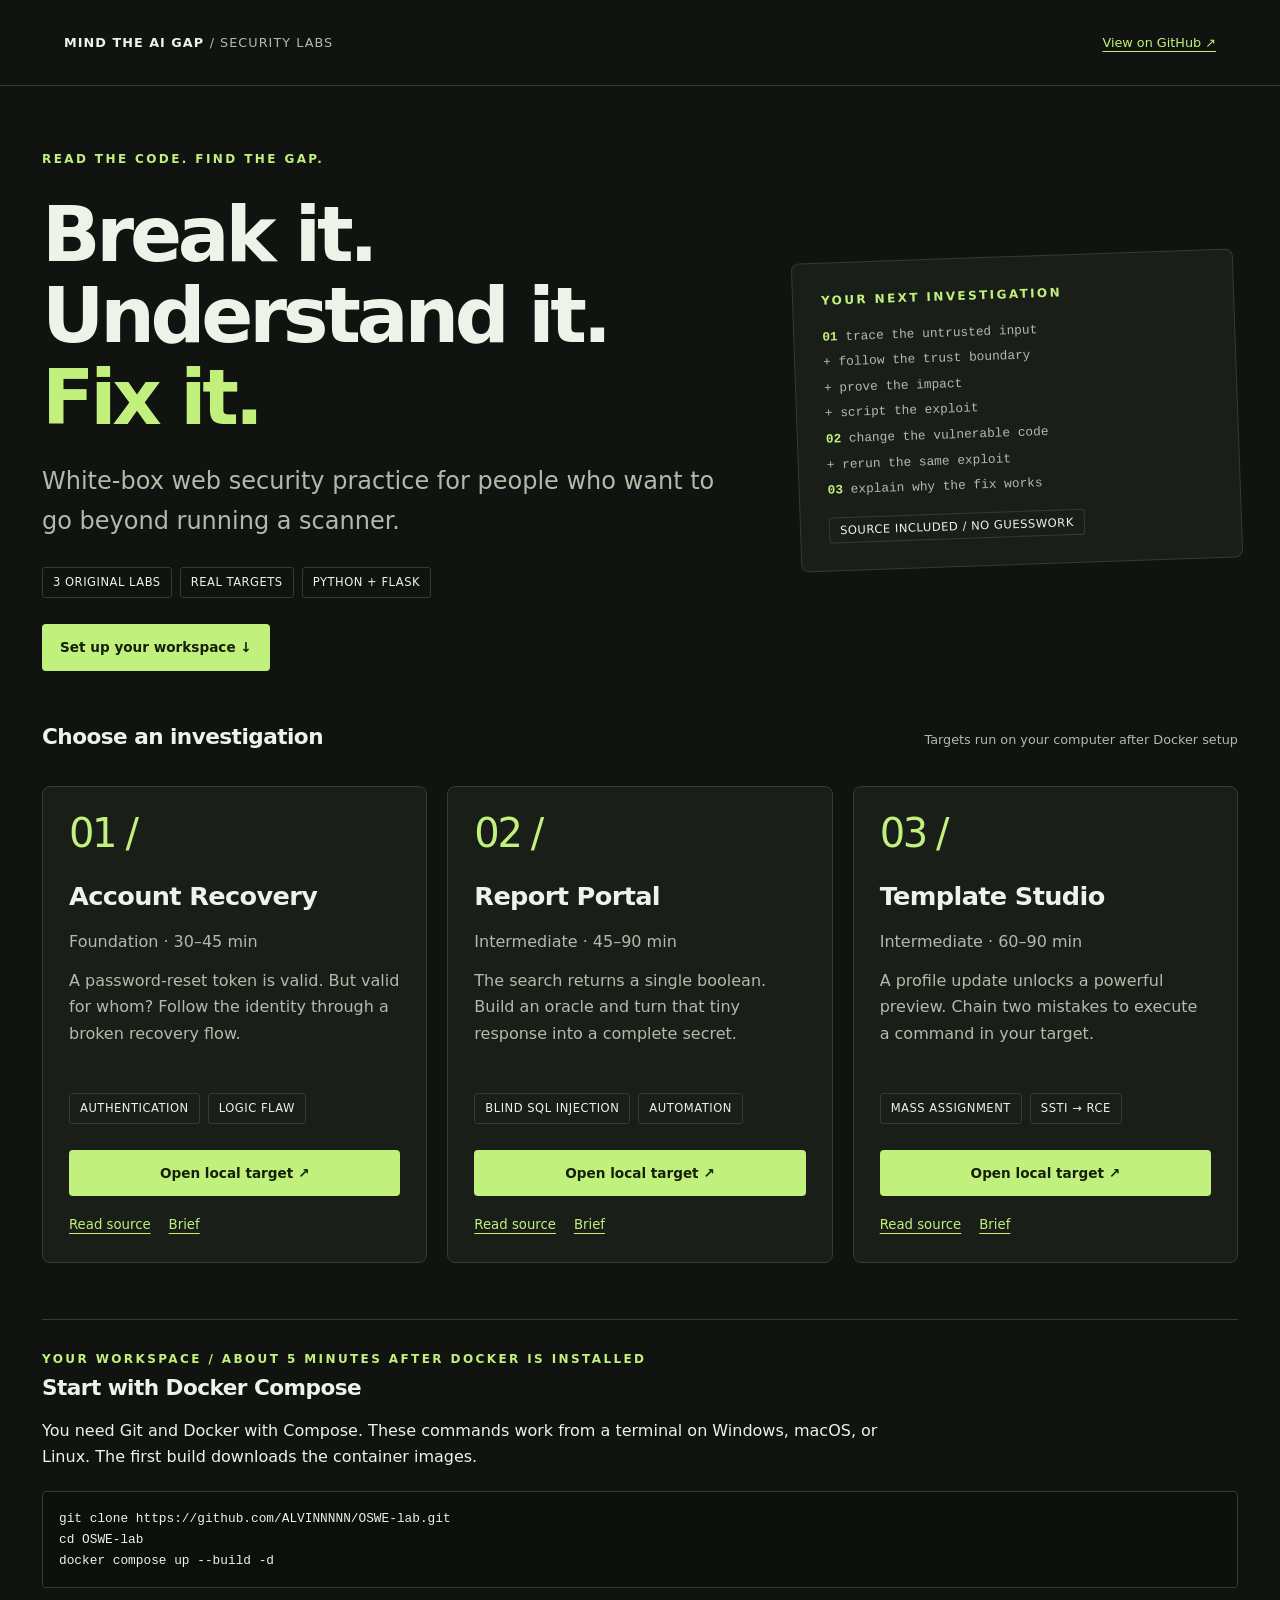
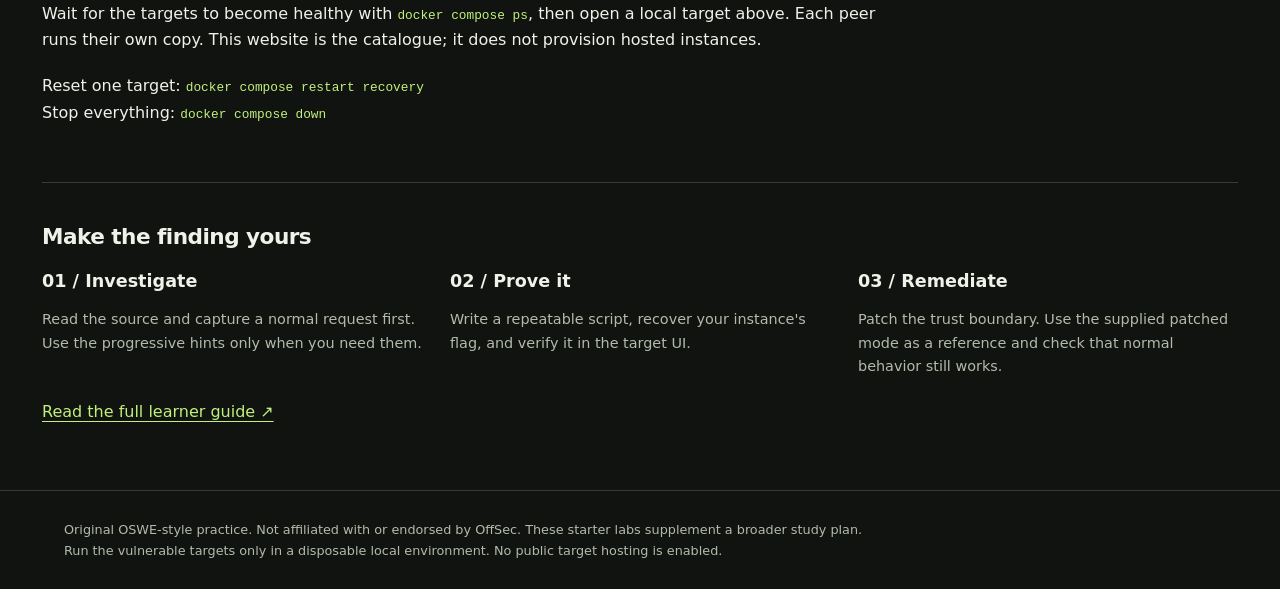
<file: site/index.html>
<!doctype html>
<html lang="en"><head><meta charset="utf-8"><meta name="viewport" content="width=device-width, initial-scale=1"><meta name="description" content="Original white-box web security labs. Read source, exploit real local targets, and verify your fixes."><title>Security Labs · Mind the AI Gap</title><link rel="stylesheet" href="style.css"></head>
<body><header><a class="brand" href="https://mindtheaigap.vercel.app/">MIND THE AI GAP <span>/ SECURITY LABS</span></a><a href="https://github.com/ALVINNNNN/OSWE-lab">View on GitHub ↗</a></header><main>
<div class="hero-grid"><div><div class="eyebrow">READ THE CODE. FIND THE GAP.</div><h1>Break it.<br>Understand it.<br><span class="accent">Fix it.</span></h1><p class="lead">White-box web security practice for people who want to go beyond running a scanner.</p><div class="tags"><span>3 ORIGINAL LABS</span><span>REAL TARGETS</span><span>PYTHON + FLASK</span></div><a class="button" href="#setup">Set up your workspace ↓</a></div><div class="terminal" aria-label="Learning sequence"><div class="eyebrow">YOUR NEXT INVESTIGATION</div><pre><strong>01</strong> trace the untrusted input
+ follow the trust boundary
+ prove the impact
+ script the exploit
<strong>02</strong> change the vulnerable code
+ rerun the same exploit
<strong>03</strong> explain why the fix works</pre><span class="pill">SOURCE INCLUDED / NO GUESSWORK</span></div></div>
<div class="section-head"><h2>Choose an investigation</h2><span class="status">Targets run on your computer after Docker setup</span></div>
<div class="cards">
<article class="panel card"><div class="number">01 /</div><h2>Account Recovery</h2><span class="muted">Foundation · 30–45 min</span><p>A password-reset token is valid. But valid for whom? Follow the identity through a broken recovery flow.</p><div class="tags"><span>AUTHENTICATION</span><span>LOGIC FLAW</span></div><a class="button" href="http://127.0.0.1:8101" target="_blank" rel="noopener">Open local target ↗</a><div class="links"><a href="https://github.com/ALVINNNNN/OSWE-lab/blob/main/labs/recovery.py">Read source</a><a href="https://github.com/ALVINNNNN/OSWE-lab/blob/main/docs/LABS.md#01-account-recovery">Brief</a></div></article>
<article class="panel card"><div class="number">02 /</div><h2>Report Portal</h2><span class="muted">Intermediate · 45–90 min</span><p>The search returns a single boolean. Build an oracle and turn that tiny response into a complete secret.</p><div class="tags"><span>BLIND SQL INJECTION</span><span>AUTOMATION</span></div><a class="button" href="http://127.0.0.1:8102" target="_blank" rel="noopener">Open local target ↗</a><div class="links"><a href="https://github.com/ALVINNNNN/OSWE-lab/blob/main/labs/reports.py">Read source</a><a href="https://github.com/ALVINNNNN/OSWE-lab/blob/main/docs/LABS.md#02-report-portal">Brief</a></div></article>
<article class="panel card"><div class="number">03 /</div><h2>Template Studio</h2><span class="muted">Intermediate · 60–90 min</span><p>A profile update unlocks a powerful preview. Chain two mistakes to execute a command in your target.</p><div class="tags"><span>MASS ASSIGNMENT</span><span>SSTI → RCE</span></div><a class="button" href="http://127.0.0.1:8103" target="_blank" rel="noopener">Open local target ↗</a><div class="links"><a href="https://github.com/ALVINNNNN/OSWE-lab/blob/main/labs/studio.py">Read source</a><a href="https://github.com/ALVINNNNN/OSWE-lab/blob/main/docs/LABS.md#03-template-studio">Brief</a></div></article>
</div>
<section id="setup" class="brief"><div class="eyebrow">YOUR WORKSPACE / ABOUT 5 MINUTES AFTER DOCKER IS INSTALLED</div><h2>Start with Docker Compose</h2><p>You need Git and Docker with Compose. These commands work from a terminal on Windows, macOS, or Linux. The first build downloads the container images.</p><pre>git clone https://github.com/ALVINNNNN/OSWE-lab.git
cd OSWE-lab
docker compose up --build -d</pre><p>Wait for the targets to become healthy with <code>docker compose ps</code>, then open a local target above. Each peer runs their own copy. This website is the catalogue; it does not provision hosted instances.</p><p>Reset one target: <code>docker compose restart recovery</code><br>Stop everything: <code>docker compose down</code></p></section>
<section><h2>Make the finding yours</h2><div class="steps"><div><h3>01 / Investigate</h3><p>Read the source and capture a normal request first. Use the progressive hints only when you need them.</p></div><div><h3>02 / Prove it</h3><p>Write a repeatable script, recover your instance's flag, and verify it in the target UI.</p></div><div><h3>03 / Remediate</h3><p>Patch the trust boundary. Use the supplied patched mode as a reference and check that normal behavior still works.</p></div></div><a href="https://github.com/ALVINNNNN/OSWE-lab/blob/main/docs/LABS.md">Read the full learner guide ↗</a></section>
</main><footer>Original OSWE-style practice. Not affiliated with or endorsed by OffSec. These starter labs supplement a broader study plan.<br>Run the vulnerable targets only in a disposable local environment. No public target hosting is enabled.</footer></body></html>
</file>
<file: site/style.css>
:root{color-scheme:dark;--bg:#101310;--panel:#191e18;--line:#343c30;--text:#eef2e8;--muted:#b2bbaa;--accent:#c1f17c;font-family:Inter,ui-sans-serif,system-ui,-apple-system,BlinkMacSystemFont,"Segoe UI",sans-serif}
*{box-sizing:border-box}body{margin:0;background:var(--bg);color:var(--text);line-height:1.65}a{color:var(--accent);text-underline-offset:4px}header{min-height:86px;padding:24px 5%;border-bottom:1px solid var(--line);display:flex;justify-content:space-between;gap:20px;align-items:center;font-size:.8rem}.brand{font-weight:800;letter-spacing:.08em;color:var(--text);text-decoration:none}.brand span{font-weight:400;color:var(--muted)}main{max-width:1260px;margin:0 auto;padding:64px 32px}.eyebrow{font-size:.75rem;letter-spacing:.2em;color:var(--accent);font-weight:700}h1{font-size:clamp(2.8rem,6vw,5.5rem);letter-spacing:-.055em;line-height:1.06;margin:24px 0}h2{font-size:1.35rem;letter-spacing:-.025em;margin:0 0 12px}h3{margin:0 0 8px;font-size:1.1rem}p{margin:12px 0 20px}.accent{color:var(--accent)}.lead{font-size:clamp(1.1rem,2vw,1.5rem);color:var(--muted);max-width:750px}.tags{display:flex;flex-wrap:wrap;gap:8px;margin:26px 0}.tags span,.pill{font-size:.72rem;padding:5px 10px;border:1px solid var(--line);border-radius:3px;letter-spacing:.045em}.brief{padding:30px 0 36px;border-top:1px solid var(--line);border-bottom:1px solid var(--line);margin:36px 0}.brief p{max-width:850px}.workspace{display:grid;grid-template-columns:minmax(0,1.6fr) minmax(0,1fr);gap:32px}.panel{background:var(--panel);border:1px solid var(--line);padding:26px;margin-bottom:20px;border-radius:8px}label{display:block;margin-top:18px;font-size:.85rem;color:var(--muted)}input,textarea{display:block;background:#0e120d;border:1px solid #47513f;border-radius:4px;color:var(--text);width:100%;padding:12px;font:inherit;margin:6px 0 18px}button,.button{display:inline-block;border:0;border-radius:4px;background:var(--accent);color:#14200a;padding:12px 18px;font:inherit;font-size:.85rem;font-weight:750;text-decoration:none;cursor:pointer}button:disabled{opacity:.5;cursor:wait}.button.secondary{background:transparent;color:var(--accent);border:1px solid var(--accent);margin-right:18px}pre{white-space:pre-wrap;overflow-wrap:anywhere;background:#0c100b;border:1px solid var(--line);padding:16px;border-radius:4px;font-size:.8rem;max-height:360px;overflow:auto}code{font-size:.8rem;color:var(--accent)}.muted{color:var(--muted)}details{border-bottom:1px solid var(--line);padding:14px 0}summary{cursor:pointer;font-weight:600}details p{color:var(--muted);font-size:.9rem}.success{color:var(--accent)}.error{color:#ffb4a7}footer{border-top:1px solid var(--line);color:var(--muted);padding:28px 5%;font-size:.8rem}a:focus-visible,button:focus-visible,summary:focus-visible,input:focus-visible,textarea:focus-visible{outline:3px solid var(--accent);outline-offset:4px}.cards{display:grid;grid-template-columns:repeat(3,minmax(0,1fr));gap:20px}.card{display:flex;flex-direction:column;min-width:0}.card h2{font-size:1.6rem;margin:22px 0 12px}.card p{color:var(--muted)}.card .button{margin-top:auto;text-align:center}.card .links{display:flex;gap:18px;font-size:.83rem;margin-top:18px}.number{font-size:2.5rem;line-height:1;color:var(--accent);letter-spacing:-.06em}.section-head{display:flex;justify-content:space-between;align-items:baseline;margin:48px 0 20px;gap:20px}.steps{display:grid;grid-template-columns:repeat(3,minmax(0,1fr));gap:28px}.steps p{color:var(--muted);font-size:.9rem}.status{font-size:.8rem;color:var(--muted)}.hero-grid{display:grid;grid-template-columns:1.6fr 1fr;gap:48px;align-items:center}.terminal{border:1px solid var(--line);padding:28px;background:var(--panel);border-radius:8px;transform:rotate(-2deg)}.terminal pre{background:transparent;border:0;padding:0;line-height:2;color:var(--muted)}.terminal strong{color:var(--accent)}@media(max-width:850px){.workspace,.hero-grid{grid-template-columns:1fr}.cards{grid-template-columns:1fr}.terminal{transform:none}.steps{grid-template-columns:1fr;gap:8px}.section-head{display:block}}@media(max-width:500px){main{padding:40px 20px}header{align-items:flex-start;flex-direction:column;gap:8px}.brand span{display:block}.panel{padding:20px}.button.secondary{margin-bottom:16px}}
</file>
